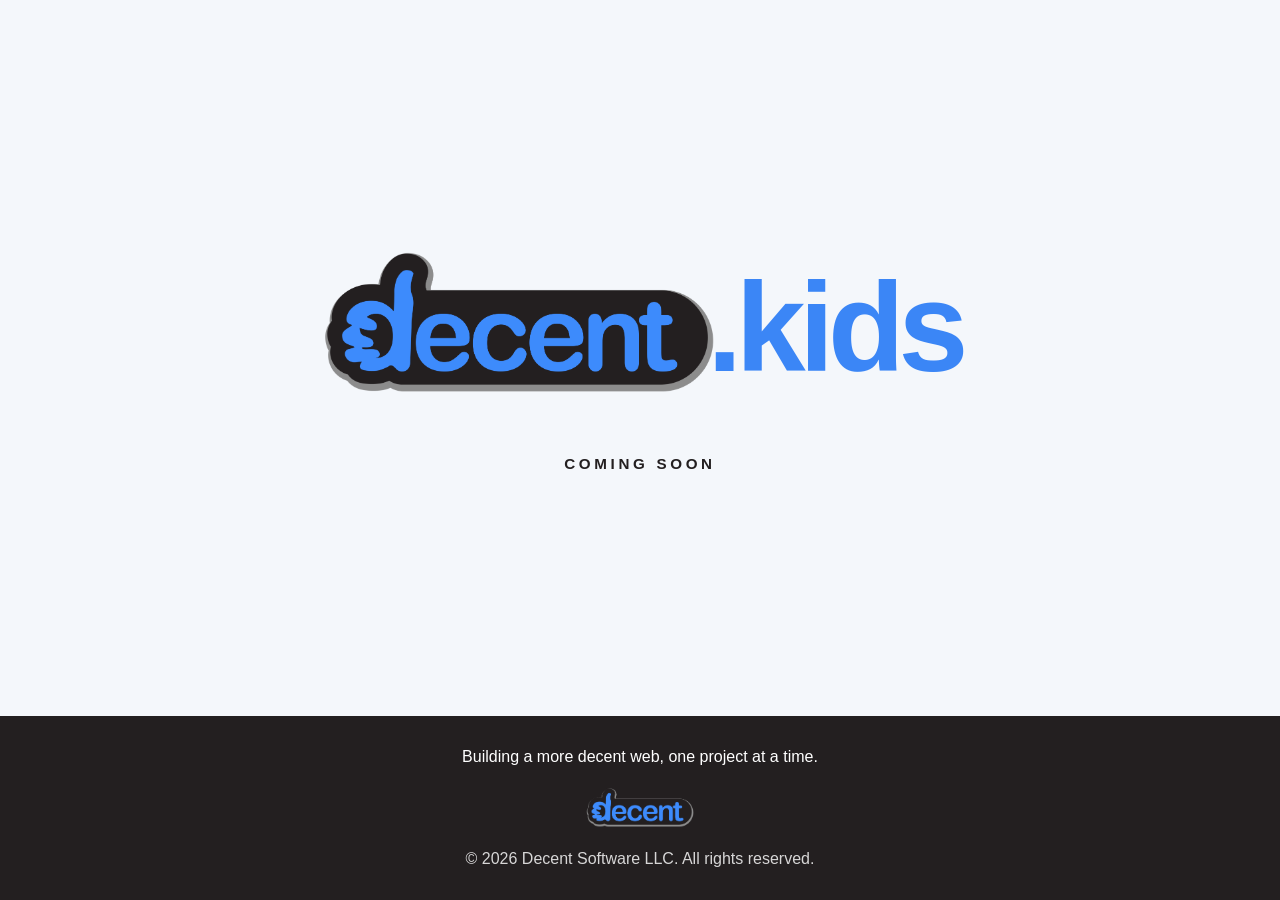
<file: index.html>
<!doctype html>
<html lang="en">
  <head>
    <meta charset="utf-8" />
    <meta name="viewport" content="width=device-width, initial-scale=1" />
    <meta name="description" content="decent.kids is coming soon." />
    <meta name="theme-color" content="#f4f7fb" />
    <title>decent.kids — Coming Soon</title>
    <!-- Google tag (gtag.js) -->
    <script async src="https://www.googletagmanager.com/gtag/js?id=G-NG6X6RPVGX"></script>
    <script>
      window.dataLayer = window.dataLayer || [];
      function gtag(){dataLayer.push(arguments);}
      gtag('js', new Date());

      gtag('config', 'G-NG6X6RPVGX');
    </script>
    <style>
      :root {
        color-scheme: light;
        --primary-color: #3b86f6;
        --text-color: #231f20;
        --background-color: #f4f7fb;
      }

      * {
        box-sizing: border-box;
      }

      html,
      body {
        min-height: 100%;
        margin: 0;
      }

      body {
        display: flex;
        flex-direction: column;
        min-height: 100svh;
        background: var(--background-color);
        color: var(--text-color);
        font-family: -apple-system, BlinkMacSystemFont, "Segoe UI", Roboto,
          "Helvetica Neue", Arial, sans-serif;
      }

      main {
        display: grid;
        flex: 1;
        place-items: center;
        padding: 2rem;
        text-align: center;
      }

      .coming-soon {
        display: flex;
        flex-direction: column;
        align-items: center;
        gap: clamp(1.25rem, 3vw, 2rem);
      }

      .wordmark {
        --logo-height: clamp(5rem, 16vw, 10rem);
        display: flex;
        align-items: baseline;
        justify-content: center;
        margin: 0;
        line-height: 1;
      }

      .wordmark__logo {
        display: block;
        width: auto;
        height: var(--logo-height);
      }

      .wordmark__extension {
        color: var(--primary-color);
        font-family: "Nunito", "Arial Rounded MT Bold", Arial, sans-serif;
        font-size: calc(var(--logo-height) * 0.785);
        font-weight: 800;
        letter-spacing: -0.05em;
        line-height: 1;
        margin-left: -0.1em;
        transform: translateY(calc(var(--logo-height) * -0.204));
      }

      .status {
        margin: 0;
        font-size: clamp(0.75rem, 1.4vw, 0.95rem);
        font-weight: 600;
        letter-spacing: 0.24em;
        text-transform: uppercase;
      }

      .container {
        width: 100%;
        max-width: 1200px;
        margin: 0 auto;
        padding: 0 20px;
      }

      .site-footer {
        margin-top: auto;
        padding: 2rem 0;
        background: var(--text-color);
        color: #ffffff;
      }

      .footer-content {
        text-align: center;
      }

      .footer-text {
        margin: 0 0 1.25rem;
      }

      .footer-decent {
        display: flex;
        flex-direction: column;
        align-items: center;
        gap: 0.85rem;
        margin-bottom: 1.25rem;
      }

      .footer-brand {
        display: inline-flex;
        align-items: center;
        justify-content: center;
      }

      .footer-logo-image {
        display: block;
        width: auto;
        height: 44px;
      }

      .footer-copyright {
        margin: 0;
        opacity: 0.82;
      }
    </style>
  </head>
  <body>
    <main>
      <section class="coming-soon" aria-labelledby="site-title">
        <h1 class="wordmark" id="site-title">
          <img
            class="wordmark__logo"
            src="assets/images/decent.png"
            alt="decent"
            width="4836"
            height="1926"
          /><span class="wordmark__extension">.kids</span>
        </h1>
        <p class="status">Coming Soon</p>
      </section>
    </main>
    <footer class="site-footer">
      <div class="container">
        <div class="footer-content">
          <p class="footer-text">Building a more decent web, one project at a time.</p>
          <div class="footer-decent">
            <a class="footer-brand" href="https://decentsoftware.llc/" aria-label="Decent Software LLC">
              <img src="assets/images/decent.png" alt="decent" class="footer-logo-image" />
            </a>
          </div>
          <p class="footer-copyright">© 2026 Decent Software LLC. All rights reserved.</p>
        </div>
      </div>
    </footer>
  </body>
</html>
</file>
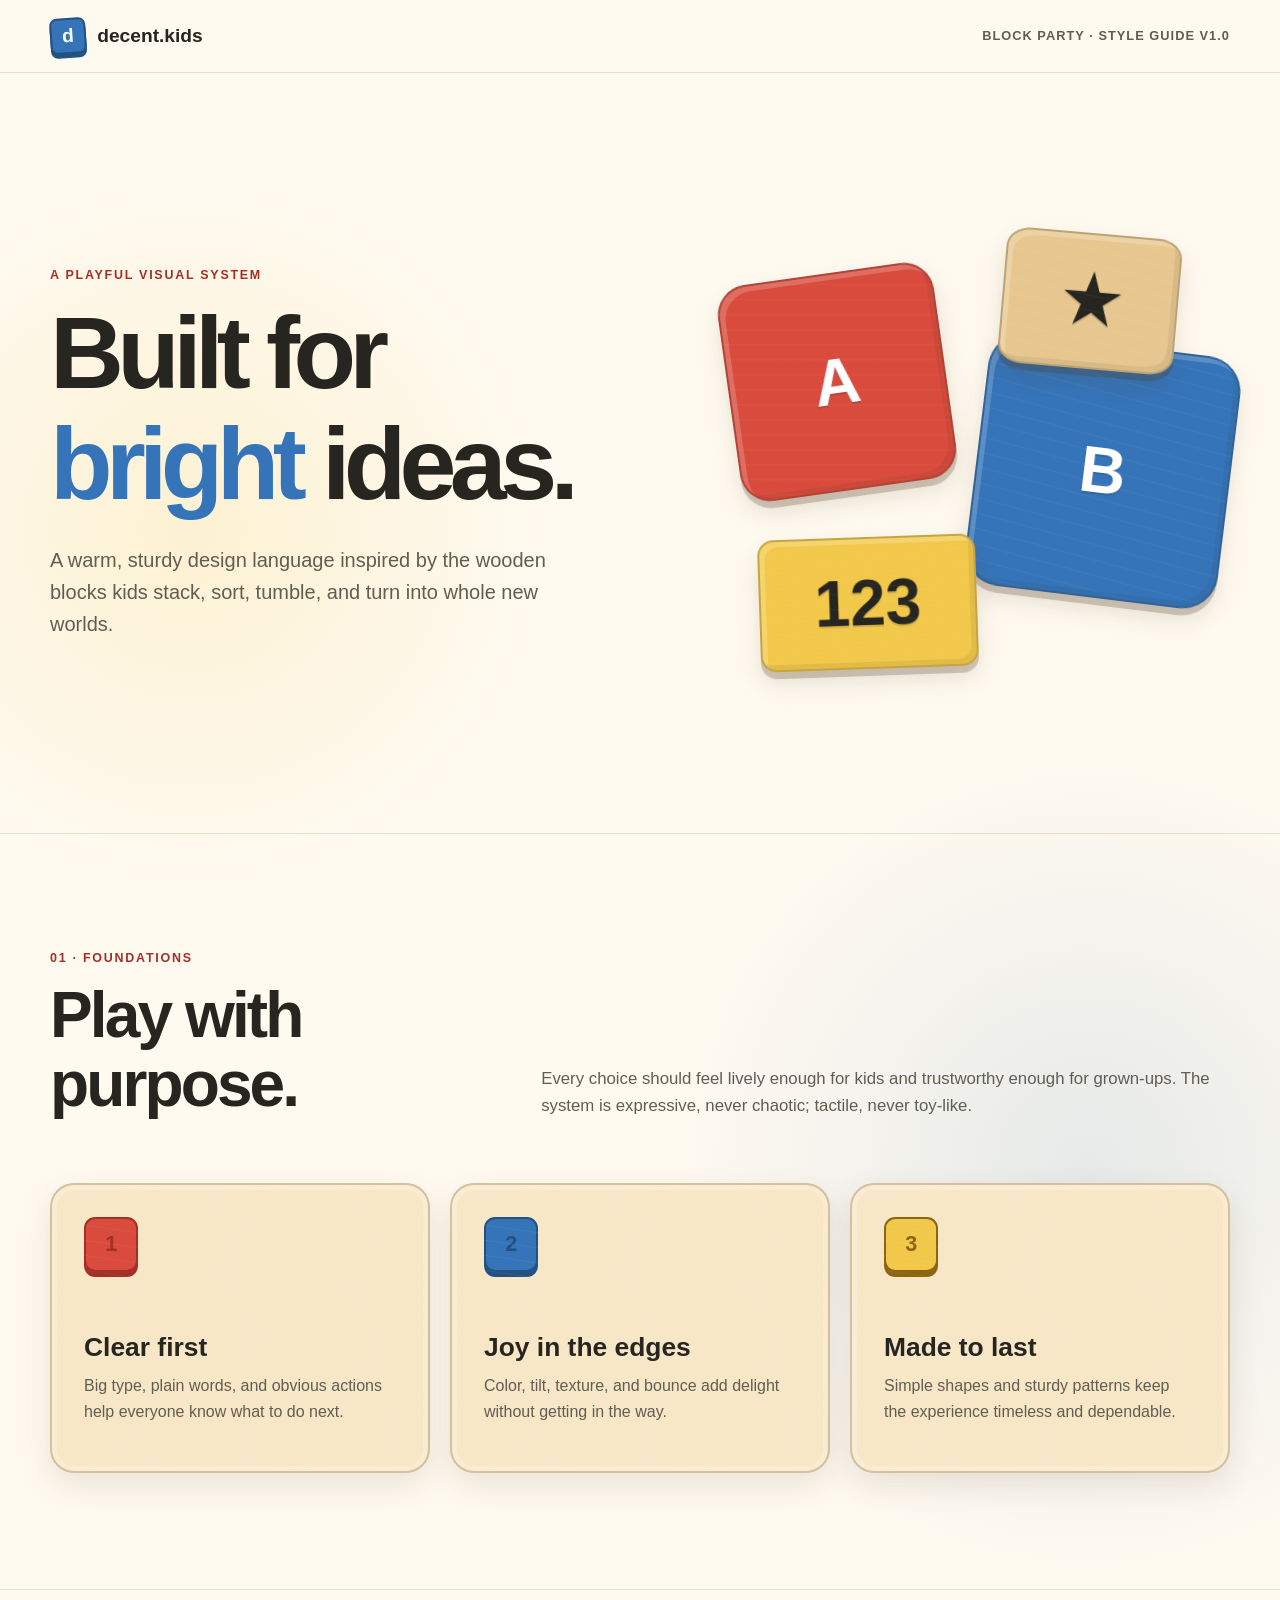
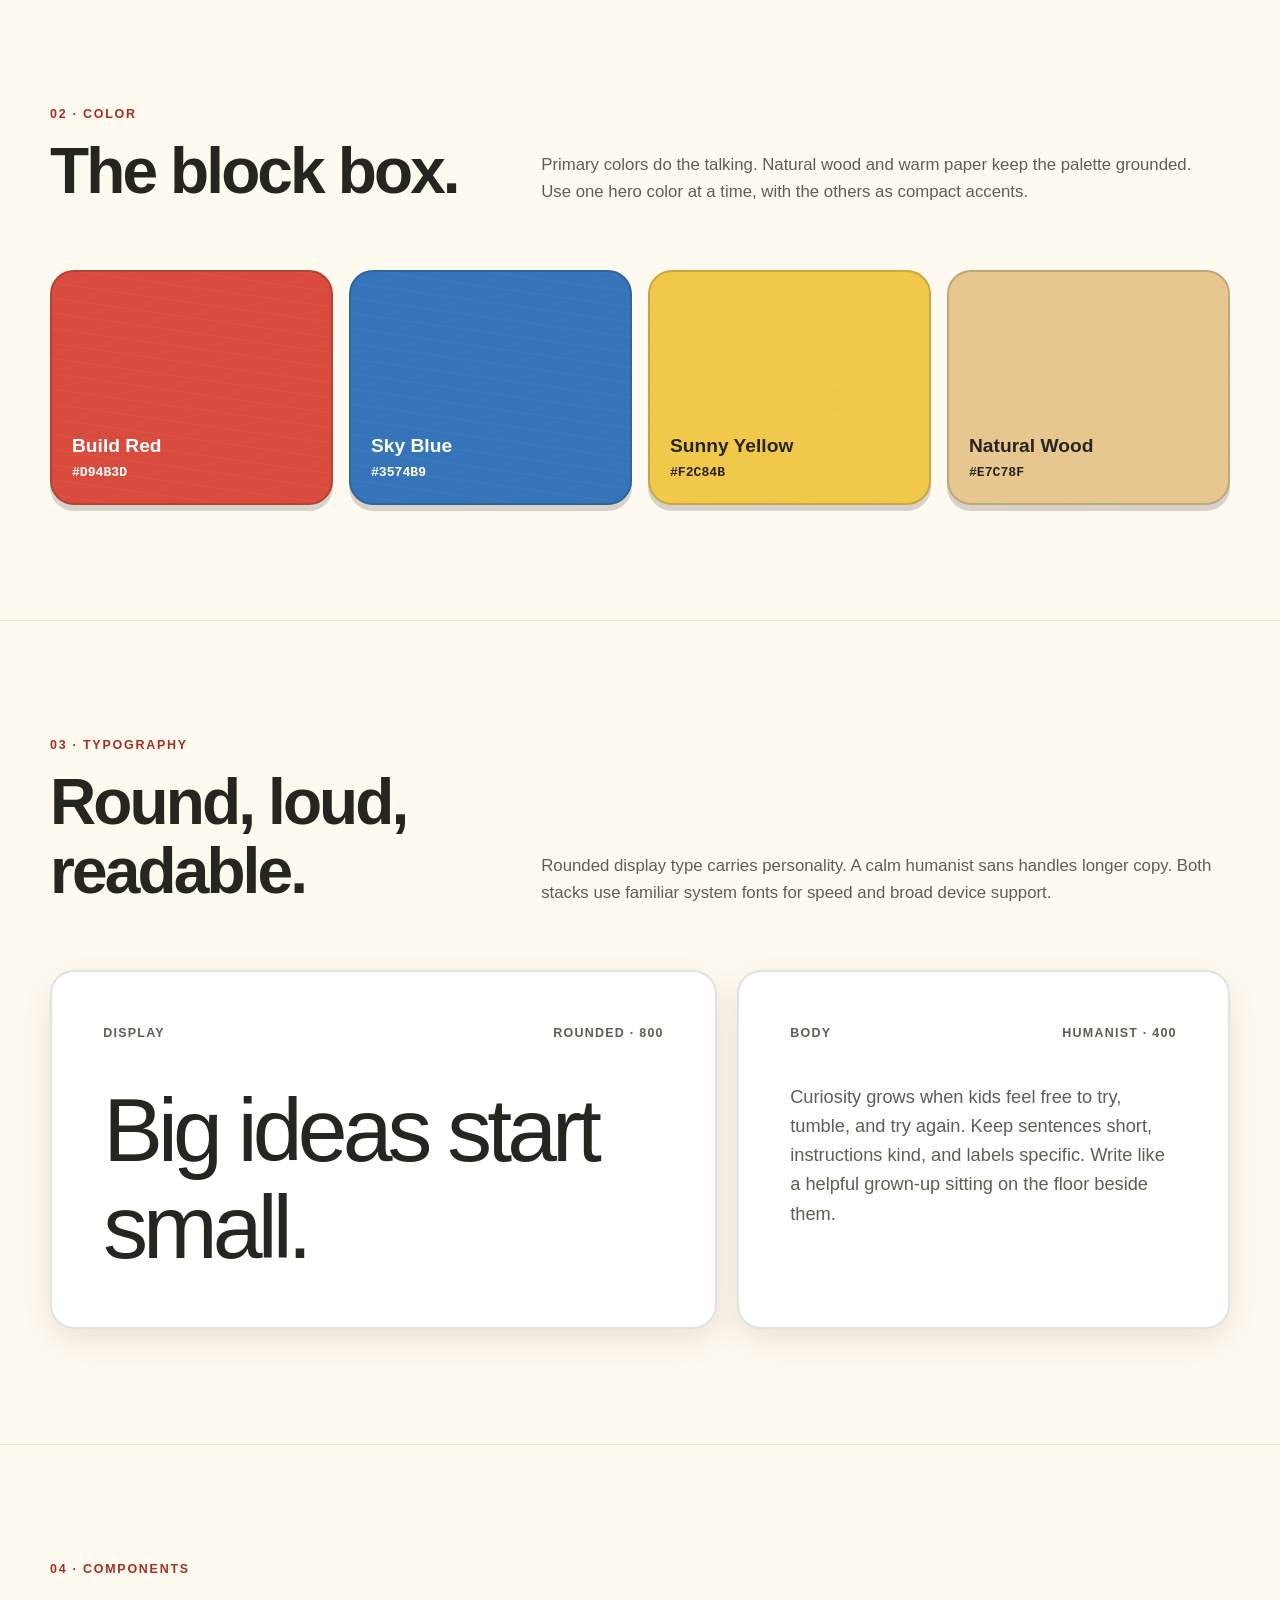
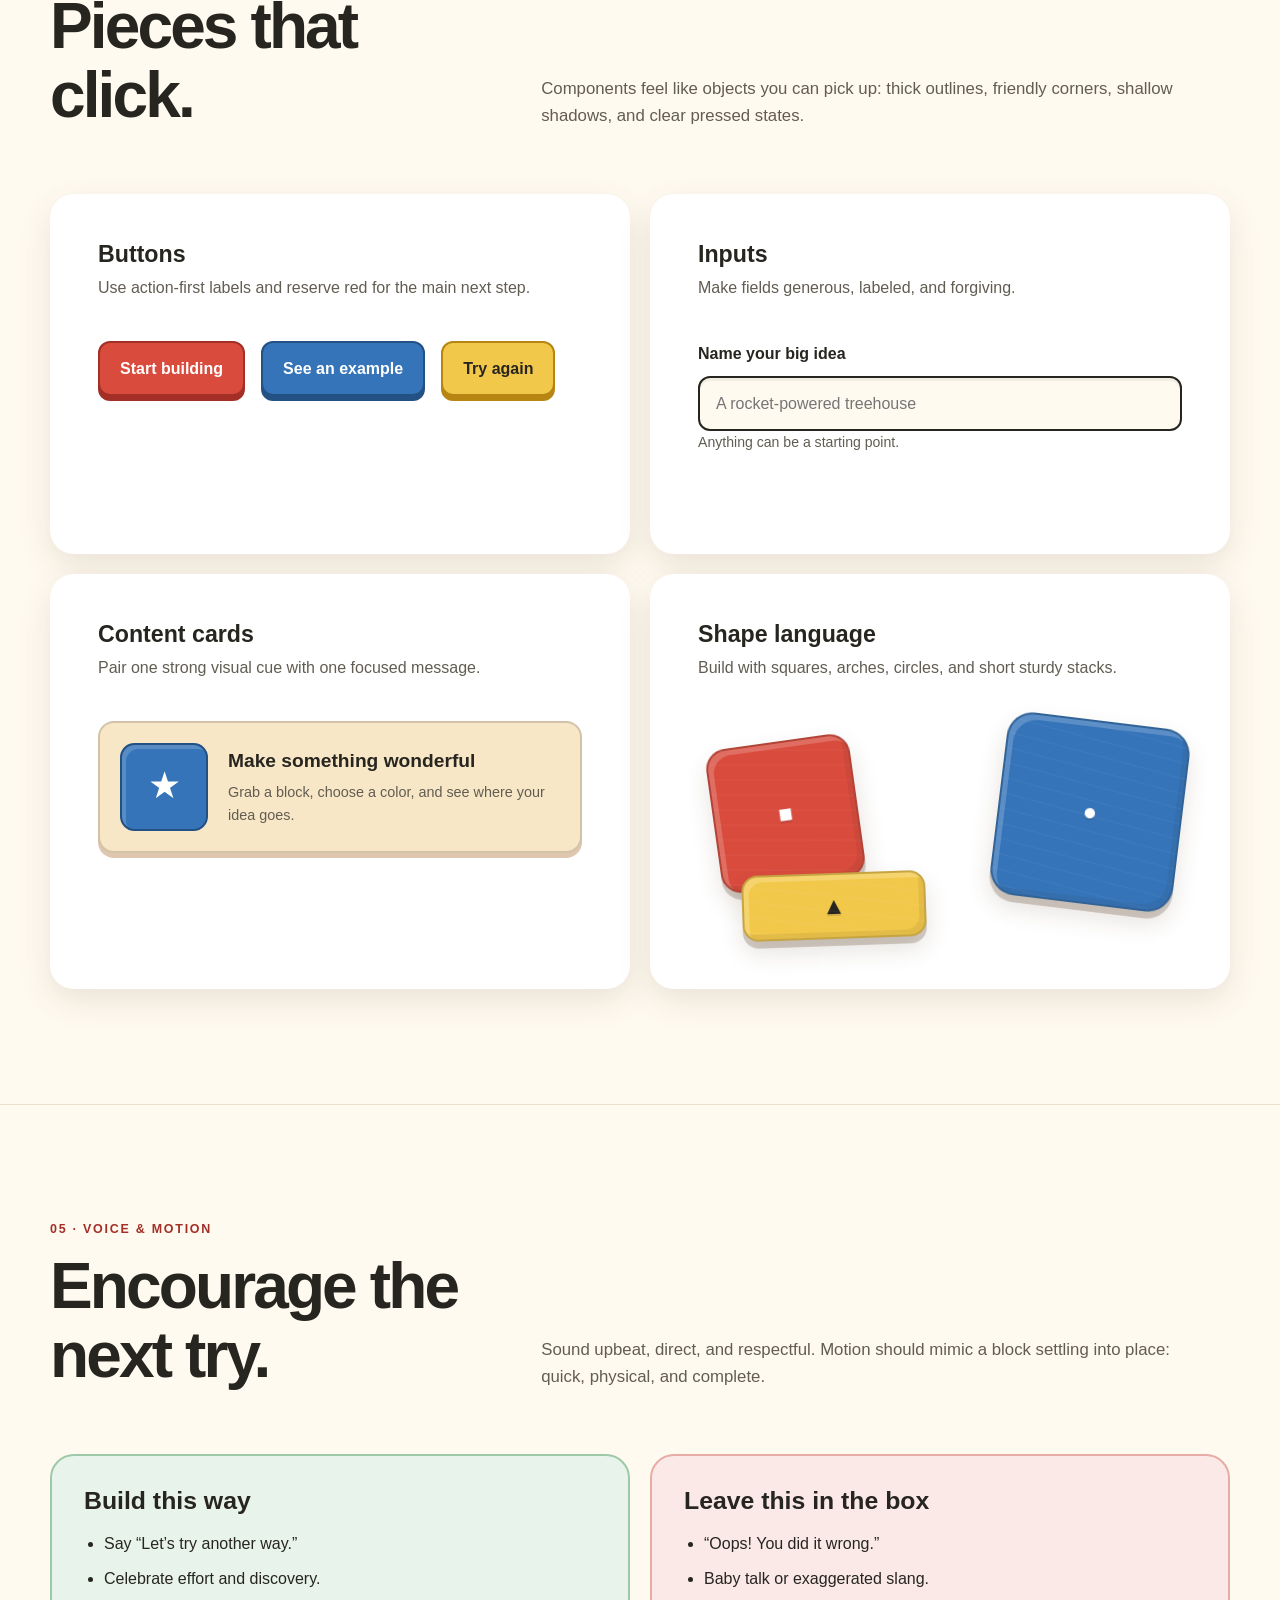
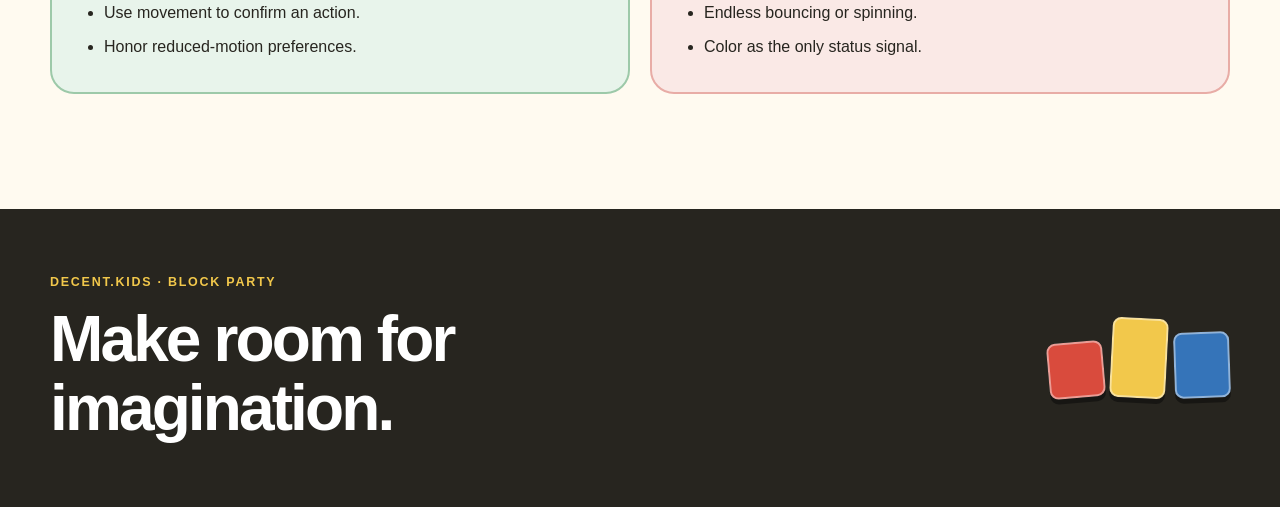
<file: kids-style-guide/index.html>
<!doctype html>
<html lang="en">
  <head>
    <meta charset="utf-8" />
    <meta name="viewport" content="width=device-width, initial-scale=1" />
    <meta
      name="description"
      content="A playful design system for decent.kids, inspired by primary-colored wooden blocks."
    />
    <meta name="theme-color" content="#f7edda" />
    <title>decent.kids — Block Party Style Guide</title>
    <style>
      :root {
        color-scheme: light;
        --ink: #27251f;
        --ink-soft: #625d52;
        --paper: #fffaf0;
        --wood: #e7c78f;
        --wood-light: #f7e7c7;
        --wood-dark: #b6844d;
        --red: #d94b3d;
        --red-dark: #a32f27;
        --blue: #3574b9;
        --blue-dark: #245184;
        --yellow: #f2c84b;
        --yellow-dark: #b78612;
        --green: #4f8f62;
        --white: #ffffff;
        --radius-sm: 0.6rem;
        --radius-md: 1rem;
        --radius-lg: 1.5rem;
        --shadow-block: 0 7px 0 rgb(82 56 31 / 0.24), 0 12px 24px rgb(82 56 31 / 0.14);
        --shadow-soft: 0 12px 32px rgb(82 56 31 / 0.12);
        --font-display: "Arial Rounded MT Bold", "Nunito", "Trebuchet MS", sans-serif;
        --font-body: "Avenir Next", Avenir, "Segoe UI", sans-serif;
      }

      * {
        box-sizing: border-box;
      }

      html {
        scroll-behavior: smooth;
      }

      body {
        min-width: 320px;
        margin: 0;
        background:
          radial-gradient(circle at 15% 10%, rgb(242 200 75 / 0.18), transparent 22rem),
          radial-gradient(circle at 85% 22%, rgb(53 116 185 / 0.12), transparent 26rem),
          var(--paper);
        color: var(--ink);
        font-family: var(--font-body);
        font-size: 1rem;
        line-height: 1.6;
      }

      a {
        color: inherit;
      }

      img {
        max-width: 100%;
      }

      button,
      input {
        font: inherit;
      }

      .skip-link {
        position: fixed;
        top: 0.75rem;
        left: 0.75rem;
        z-index: 100;
        padding: 0.65rem 1rem;
        border-radius: var(--radius-sm);
        background: var(--ink);
        color: var(--white);
        transform: translateY(-180%);
      }

      .skip-link:focus {
        transform: translateY(0);
      }

      .shell {
        width: min(1180px, calc(100% - 2rem));
        margin-inline: auto;
      }

      .site-header {
        position: sticky;
        top: 0;
        z-index: 50;
        border-bottom: 1px solid rgb(182 132 77 / 0.25);
        background: rgb(255 250 240 / 0.9);
        backdrop-filter: blur(14px);
      }

      .header-inner {
        display: flex;
        align-items: center;
        justify-content: space-between;
        min-height: 72px;
        gap: 1rem;
      }

      .brand {
        display: inline-flex;
        align-items: center;
        gap: 0.7rem;
        font-family: var(--font-display);
        font-size: 1.2rem;
        font-weight: 800;
        text-decoration: none;
      }

      .brand-mark {
        display: grid;
        width: 2.25rem;
        height: 2.25rem;
        place-items: center;
        border: 2px solid var(--blue-dark);
        border-radius: 0.45rem;
        background: var(--blue);
        box-shadow: 0 4px 0 var(--blue-dark);
        color: var(--white);
        font-family: var(--font-display);
        line-height: 1;
        transform: rotate(-4deg);
      }

      .eyebrow {
        margin: 0 0 0.75rem;
        color: var(--red-dark);
        font-family: var(--font-display);
        font-size: 0.78rem;
        font-weight: 800;
        letter-spacing: 0.14em;
        text-transform: uppercase;
      }

      .header-note {
        margin: 0;
        color: var(--ink-soft);
        font-size: 0.8rem;
        font-weight: 700;
        letter-spacing: 0.08em;
        text-transform: uppercase;
      }

      .hero {
        display: grid;
        grid-template-columns: 1.05fr 0.95fr;
        align-items: center;
        gap: clamp(2rem, 7vw, 7rem);
        min-height: min(760px, calc(100svh - 72px));
        padding-block: clamp(4rem, 9vw, 8rem);
      }

      h1,
      h2,
      h3,
      .display-type {
        font-family: var(--font-display);
        line-height: 1.08;
      }

      h1 {
        max-width: 12ch;
        margin: 0;
        font-size: clamp(3.4rem, 8vw, 7.4rem);
        letter-spacing: -0.065em;
      }

      h1 span {
        color: var(--blue);
      }

      .hero-copy {
        max-width: 33rem;
      }

      .hero-copy > p:not(.eyebrow) {
        max-width: 33rem;
        margin: 1.5rem 0 0;
        color: var(--ink-soft);
        font-size: clamp(1.05rem, 2vw, 1.25rem);
      }

      .block-scene {
        position: relative;
        min-height: 440px;
        perspective: 900px;
      }

      .block {
        position: absolute;
        display: grid;
        place-items: center;
        border: 2px solid rgb(39 37 31 / 0.22);
        border-radius: 14%;
        box-shadow: var(--shadow-block), inset 5px 5px 0 rgb(255 255 255 / 0.19), inset -5px -5px 0 rgb(39 37 31 / 0.08);
        color: var(--white);
        font-family: var(--font-display);
        font-size: clamp(2rem, 5vw, 4rem);
        font-weight: 900;
        line-height: 1;
        text-shadow: 0 2px 0 rgb(39 37 31 / 0.16);
      }

      .block::after,
      .wood-panel::after,
      .swatch::after {
        position: absolute;
        inset: 0;
        border-radius: inherit;
        background: repeating-linear-gradient(8deg, transparent 0 7px, rgb(255 255 255 / 0.05) 8px, transparent 9px 15px);
        content: "";
        pointer-events: none;
      }

      .block-red {
        top: 9%;
        left: 3%;
        width: 42%;
        aspect-ratio: 1;
        background: var(--red);
        transform: rotate(-8deg);
      }

      .block-blue {
        right: 0;
        bottom: 17%;
        width: 49%;
        aspect-ratio: 1;
        background: var(--blue);
        transform: rotate(7deg);
      }

      .block-yellow {
        bottom: 1%;
        left: 9%;
        width: 42%;
        height: 30%;
        border-radius: 1rem;
        background: var(--yellow);
        color: var(--ink);
        transform: rotate(-2deg);
      }

      .block-wood {
        top: 0;
        right: 10%;
        width: 34%;
        height: 31%;
        background: var(--wood);
        color: var(--ink);
        transform: rotate(5deg);
      }

      .section {
        padding-block: clamp(4.5rem, 9vw, 8rem);
        border-top: 1px solid rgb(182 132 77 / 0.23);
      }

      .section-header {
        display: grid;
        grid-template-columns: minmax(0, 0.8fr) minmax(280px, 1.2fr);
        gap: 2rem;
        align-items: end;
        margin-bottom: clamp(2.5rem, 5vw, 4.5rem);
      }

      h2 {
        margin: 0;
        font-size: clamp(2.4rem, 5vw, 4.7rem);
        letter-spacing: -0.045em;
      }

      .section-header > p {
        max-width: 42rem;
        margin: 0;
        color: var(--ink-soft);
        font-size: 1.05rem;
      }

      .principles {
        display: grid;
        grid-template-columns: repeat(3, 1fr);
        gap: 1.25rem;
      }

      .wood-panel {
        position: relative;
        overflow: hidden;
        min-height: 290px;
        padding: 2rem;
        border: 2px solid rgb(116 75 38 / 0.25);
        border-radius: var(--radius-lg);
        background: var(--wood-light);
        box-shadow: var(--shadow-soft), inset 0 0 0 5px rgb(255 255 255 / 0.22);
      }

      .number-block {
        display: grid;
        width: 3.4rem;
        height: 3.4rem;
        margin-bottom: 3.8rem;
        place-items: center;
        border: 2px solid currentColor;
        border-radius: 0.7rem;
        font-family: var(--font-display);
        font-size: 1.35rem;
        font-weight: 900;
        box-shadow: 0 5px 0 currentColor;
      }

      .wood-panel:nth-child(1) .number-block { color: var(--red-dark); background: var(--red); }
      .wood-panel:nth-child(2) .number-block { color: var(--blue-dark); background: var(--blue); }
      .wood-panel:nth-child(3) .number-block { color: #8c6512; background: var(--yellow); }

      .wood-panel h3 {
        position: relative;
        z-index: 1;
        margin: 0 0 0.75rem;
        font-size: 1.65rem;
      }

      .wood-panel p {
        position: relative;
        z-index: 1;
        margin: 0;
        color: var(--ink-soft);
      }

      .swatch-grid {
        display: grid;
        grid-template-columns: repeat(4, 1fr);
        gap: 1rem;
      }

      .swatch {
        position: relative;
        display: flex;
        min-height: 235px;
        flex-direction: column;
        justify-content: flex-end;
        overflow: hidden;
        padding: 1.25rem;
        border: 2px solid rgb(39 37 31 / 0.2);
        border-radius: var(--radius-lg);
        box-shadow: 0 6px 0 rgb(39 37 31 / 0.18);
      }

      .swatch strong,
      .swatch code {
        position: relative;
        z-index: 1;
      }

      .swatch strong {
        font-family: var(--font-display);
        font-size: 1.2rem;
      }

      .swatch code {
        font-size: 0.82rem;
        font-weight: 700;
      }

      .swatch-red { background: var(--red); color: var(--white); }
      .swatch-blue { background: var(--blue); color: var(--white); }
      .swatch-yellow { background: var(--yellow); }
      .swatch-wood { background: var(--wood); }

      .type-stage {
        display: grid;
        grid-template-columns: 1.15fr 0.85fr;
        gap: 1.25rem;
      }

      .type-card {
        padding: clamp(1.6rem, 4vw, 3.2rem);
        border: 2px solid rgb(39 37 31 / 0.13);
        border-radius: var(--radius-lg);
        background: var(--white);
        box-shadow: var(--shadow-soft);
      }

      .type-label {
        display: flex;
        justify-content: space-between;
        gap: 1rem;
        margin-bottom: 2.4rem;
        color: var(--ink-soft);
        font-size: 0.78rem;
        font-weight: 800;
        letter-spacing: 0.1em;
        text-transform: uppercase;
      }

      .display-type {
        margin: 0;
        font-size: clamp(3rem, 7vw, 6.4rem);
        letter-spacing: -0.055em;
      }

      .body-type {
        max-width: 38rem;
        margin: 0;
        color: var(--ink-soft);
        font-size: 1.14rem;
      }

      .component-stage {
        display: grid;
        grid-template-columns: 1fr 1fr;
        gap: 1.25rem;
      }

      .demo-card {
        min-height: 360px;
        padding: clamp(1.5rem, 4vw, 3rem);
        border-radius: var(--radius-lg);
        background: var(--white);
        box-shadow: var(--shadow-soft);
      }

      .demo-card h3 {
        margin: 0 0 0.5rem;
        font-size: 1.45rem;
      }

      .demo-card > p {
        margin: 0 0 2.5rem;
        color: var(--ink-soft);
      }

      .button-row {
        display: flex;
        flex-wrap: wrap;
        gap: 1rem;
        align-items: center;
      }

      .button {
        --button-edge: var(--ink);
        display: inline-flex;
        min-height: 3.35rem;
        align-items: center;
        justify-content: center;
        padding: 0.8rem 1.25rem;
        border: 2px solid var(--button-edge);
        border-radius: 0.75rem;
        box-shadow: 0 5px 0 var(--button-edge);
        font-family: var(--font-display);
        font-weight: 900;
        text-decoration: none;
        transition: transform 140ms ease, box-shadow 140ms ease;
      }

      .button:hover {
        transform: translateY(-2px);
        box-shadow: 0 7px 0 var(--button-edge);
      }

      .button:active {
        transform: translateY(4px);
        box-shadow: 0 1px 0 var(--button-edge);
      }

      .button:focus-visible {
        outline: 4px solid var(--button-edge);
        outline-offset: 4px;
      }

      .field:focus-visible,
      a:not(.button):focus-visible {
        outline: 4px solid var(--yellow);
        outline-offset: 4px;
      }

      .button-primary { --button-edge: var(--red-dark); background: var(--red); color: var(--white); }
      .button-secondary { --button-edge: var(--blue-dark); background: var(--blue); color: var(--white); }
      .button-sun { --button-edge: var(--yellow-dark); background: var(--yellow); color: var(--ink); }

      .field-label {
        display: block;
        margin-bottom: 0.6rem;
        font-family: var(--font-display);
        font-weight: 900;
      }

      .field {
        width: 100%;
        min-height: 3.45rem;
        padding: 0.75rem 1rem;
        border: 2px solid var(--ink);
        border-radius: 0.75rem;
        background: var(--paper);
        box-shadow: inset 0 3px 0 rgb(39 37 31 / 0.06);
        color: var(--ink);
      }

      .helper {
        margin: 0.6rem 0 0;
        color: var(--ink-soft);
        font-size: 0.88rem;
      }

      .card-sample {
        display: grid;
        grid-template-columns: 5.5rem 1fr;
        gap: 1.25rem;
        align-items: center;
        padding: 1.25rem;
        border: 2px solid rgb(39 37 31 / 0.18);
        border-radius: var(--radius-md);
        background: var(--wood-light);
        box-shadow: 0 5px 0 rgb(182 132 77 / 0.45);
      }

      .card-icon {
        display: grid;
        aspect-ratio: 1;
        place-items: center;
        border: 2px solid var(--blue-dark);
        border-radius: 0.9rem;
        background: var(--blue);
        color: white;
        font-family: var(--font-display);
        font-size: 2.3rem;
        box-shadow: inset 4px 4px 0 rgb(255 255 255 / 0.17);
      }

      .card-sample h4 {
        margin: 0 0 0.25rem;
        font-family: var(--font-display);
        font-size: 1.2rem;
      }

      .card-sample p {
        margin: 0;
        color: var(--ink-soft);
        font-size: 0.9rem;
      }

      .rules {
        display: grid;
        grid-template-columns: repeat(2, 1fr);
        gap: 1.25rem;
      }

      .rule-card {
        padding: 2rem;
        border-radius: var(--radius-lg);
      }

      .rule-card h3 {
        margin: 0 0 1rem;
        font-size: 1.55rem;
      }

      .rule-card ul {
        margin: 0;
        padding-left: 1.25rem;
      }

      .rule-card li + li {
        margin-top: 0.55rem;
      }

      .do {
        border: 2px solid #9dc9a9;
        background: #e8f4eb;
      }

      .avoid {
        border: 2px solid #e8aca6;
        background: #fae9e6;
      }

      .footer {
        overflow: hidden;
        padding-block: 4rem;
        background: var(--ink);
        color: var(--white);
      }

      .footer-inner {
        display: flex;
        align-items: center;
        justify-content: space-between;
        gap: 2rem;
      }

      .footer h2 {
        max-width: 14ch;
        font-size: clamp(2rem, 5vw, 4rem);
      }

      .mini-stack {
        display: flex;
        align-items: end;
        gap: 0.45rem;
      }

      .mini-block {
        display: block;
        width: 3.5rem;
        border: 2px solid rgb(255 255 255 / 0.45);
        border-radius: 0.55rem;
        box-shadow: 0 5px 0 rgb(0 0 0 / 0.4);
      }

      .mini-block:nth-child(1) { height: 3.5rem; background: var(--red); transform: rotate(-5deg); }
      .mini-block:nth-child(2) { height: 5rem; background: var(--yellow); transform: rotate(3deg); }
      .mini-block:nth-child(3) { height: 4.15rem; background: var(--blue); transform: rotate(-2deg); }

      @media (prefers-reduced-motion: no-preference) {
        .block {
          animation: settle 700ms cubic-bezier(0.2, 0.8, 0.2, 1) both;
        }

        .block-blue { animation-delay: 100ms; }
        .block-yellow { animation-delay: 180ms; }
        .block-wood { animation-delay: 260ms; }

        @keyframes settle {
          from { opacity: 0; translate: 0 -24px; }
          to { opacity: 1; translate: 0 0; }
        }
      }

      @media (max-width: 820px) {
        .hero,
        .section-header,
        .type-stage,
        .component-stage {
          grid-template-columns: 1fr;
        }

        .hero {
          min-height: auto;
        }

        .block-scene {
          min-height: 380px;
        }

        .principles {
          grid-template-columns: 1fr;
        }

        .wood-panel {
          min-height: 230px;
        }

        .number-block {
          margin-bottom: 2rem;
        }

        .swatch-grid {
          grid-template-columns: repeat(2, 1fr);
        }
      }

      @media (max-width: 540px) {
        .header-note {
          display: none;
        }

        .shell {
          width: min(100% - 1.25rem, 1180px);
        }

        .block-scene {
          min-height: 320px;
        }

        .swatch-grid,
        .rules {
          grid-template-columns: 1fr;
        }

        .swatch {
          min-height: 170px;
        }

        .card-sample {
          grid-template-columns: 1fr;
        }

        .card-icon {
          width: 5rem;
        }

        .footer-inner {
          align-items: flex-start;
          flex-direction: column;
        }
      }
    </style>
  </head>
  <body>
    <a class="skip-link" href="#main">Skip to the style guide</a>

    <header class="site-header">
      <div class="shell header-inner">
        <a class="brand" href="../" aria-label="Back to decent.kids">
          <span class="brand-mark" aria-hidden="true">d</span>
          <span>decent.kids</span>
        </a>
        <p class="header-note">Block Party · Style Guide v1.0</p>
      </div>
    </header>

    <main id="main">
      <section class="shell hero" aria-labelledby="hero-title">
        <div class="hero-copy">
          <p class="eyebrow">A playful visual system</p>
          <h1 id="hero-title">Built for <span>bright</span> ideas.</h1>
          <p>
            A warm, sturdy design language inspired by the wooden blocks kids stack,
            sort, tumble, and turn into whole new worlds.
          </p>
        </div>
        <div class="block-scene" aria-label="A stack of red, blue, yellow, and natural wood blocks">
          <div class="block block-red" aria-hidden="true">A</div>
          <div class="block block-blue" aria-hidden="true">B</div>
          <div class="block block-yellow" aria-hidden="true">123</div>
          <div class="block block-wood" aria-hidden="true">★</div>
        </div>
      </section>

      <section class="section" aria-labelledby="principles-title">
        <div class="shell">
          <div class="section-header">
            <div>
              <p class="eyebrow">01 · Foundations</p>
              <h2 id="principles-title">Play with purpose.</h2>
            </div>
            <p>
              Every choice should feel lively enough for kids and trustworthy enough for
              grown-ups. The system is expressive, never chaotic; tactile, never toy-like.
            </p>
          </div>
          <div class="principles">
            <article class="wood-panel">
              <span class="number-block" aria-hidden="true">1</span>
              <h3>Clear first</h3>
              <p>Big type, plain words, and obvious actions help everyone know what to do next.</p>
            </article>
            <article class="wood-panel">
              <span class="number-block" aria-hidden="true">2</span>
              <h3>Joy in the edges</h3>
              <p>Color, tilt, texture, and bounce add delight without getting in the way.</p>
            </article>
            <article class="wood-panel">
              <span class="number-block" aria-hidden="true">3</span>
              <h3>Made to last</h3>
              <p>Simple shapes and sturdy patterns keep the experience timeless and dependable.</p>
            </article>
          </div>
        </div>
      </section>

      <section class="section" aria-labelledby="color-title">
        <div class="shell">
          <div class="section-header">
            <div>
              <p class="eyebrow">02 · Color</p>
              <h2 id="color-title">The block box.</h2>
            </div>
            <p>
              Primary colors do the talking. Natural wood and warm paper keep the palette grounded.
              Use one hero color at a time, with the others as compact accents.
            </p>
          </div>
          <div class="swatch-grid" aria-label="Core color palette">
            <div class="swatch swatch-red"><strong>Build Red</strong><code>#D94B3D</code></div>
            <div class="swatch swatch-blue"><strong>Sky Blue</strong><code>#3574B9</code></div>
            <div class="swatch swatch-yellow"><strong>Sunny Yellow</strong><code>#F2C84B</code></div>
            <div class="swatch swatch-wood"><strong>Natural Wood</strong><code>#E7C78F</code></div>
          </div>
        </div>
      </section>

      <section class="section" aria-labelledby="type-title">
        <div class="shell">
          <div class="section-header">
            <div>
              <p class="eyebrow">03 · Typography</p>
              <h2 id="type-title">Round, loud, readable.</h2>
            </div>
            <p>
              Rounded display type carries personality. A calm humanist sans handles longer copy.
              Both stacks use familiar system fonts for speed and broad device support.
            </p>
          </div>
          <div class="type-stage">
            <article class="type-card">
              <div class="type-label"><span>Display</span><span>Rounded · 800</span></div>
              <p class="display-type">Big ideas start small.</p>
            </article>
            <article class="type-card">
              <div class="type-label"><span>Body</span><span>Humanist · 400</span></div>
              <p class="body-type">
                Curiosity grows when kids feel free to try, tumble, and try again. Keep sentences
                short, instructions kind, and labels specific. Write like a helpful grown-up sitting
                on the floor beside them.
              </p>
            </article>
          </div>
        </div>
      </section>

      <section class="section" aria-labelledby="components-title">
        <div class="shell">
          <div class="section-header">
            <div>
              <p class="eyebrow">04 · Components</p>
              <h2 id="components-title">Pieces that click.</h2>
            </div>
            <p>
              Components feel like objects you can pick up: thick outlines, friendly corners,
              shallow shadows, and clear pressed states.
            </p>
          </div>
          <div class="component-stage">
            <article class="demo-card">
              <h3>Buttons</h3>
              <p>Use action-first labels and reserve red for the main next step.</p>
              <div class="button-row">
                <a class="button button-primary" href="#components-title">Start building</a>
                <a class="button button-secondary" href="#components-title">See an example</a>
                <a class="button button-sun" href="#components-title">Try again</a>
              </div>
            </article>
            <article class="demo-card">
              <h3>Inputs</h3>
              <p>Make fields generous, labeled, and forgiving.</p>
              <label class="field-label" for="idea">Name your big idea</label>
              <input class="field" id="idea" name="idea" placeholder="A rocket-powered treehouse" />
              <p class="helper">Anything can be a starting point.</p>
            </article>
            <article class="demo-card">
              <h3>Content cards</h3>
              <p>Pair one strong visual cue with one focused message.</p>
              <div class="card-sample">
                <div class="card-icon" aria-hidden="true">★</div>
                <div>
                  <h4>Make something wonderful</h4>
                  <p>Grab a block, choose a color, and see where your idea goes.</p>
                </div>
              </div>
            </article>
            <article class="demo-card">
              <h3>Shape language</h3>
              <p>Build with squares, arches, circles, and short sturdy stacks.</p>
              <div class="block-scene" style="min-height: 220px" aria-hidden="true">
                <div class="block block-red" style="width: 30%; font-size: 1.5rem">■</div>
                <div class="block block-blue" style="width: 38%; font-size: 1.5rem">●</div>
                <div class="block block-yellow" style="width: 38%; font-size: 1.5rem">▲</div>
              </div>
            </article>
          </div>
        </div>
      </section>

      <section class="section" aria-labelledby="voice-title">
        <div class="shell">
          <div class="section-header">
            <div>
              <p class="eyebrow">05 · Voice &amp; motion</p>
              <h2 id="voice-title">Encourage the next try.</h2>
            </div>
            <p>
              Sound upbeat, direct, and respectful. Motion should mimic a block settling into place:
              quick, physical, and complete.
            </p>
          </div>
          <div class="rules">
            <article class="rule-card do">
              <h3>Build this way</h3>
              <ul>
                <li>Say “Let’s try another way.”</li>
                <li>Celebrate effort and discovery.</li>
                <li>Use movement to confirm an action.</li>
                <li>Honor reduced-motion preferences.</li>
              </ul>
            </article>
            <article class="rule-card avoid">
              <h3>Leave this in the box</h3>
              <ul>
                <li>“Oops! You did it wrong.”</li>
                <li>Baby talk or exaggerated slang.</li>
                <li>Endless bouncing or spinning.</li>
                <li>Color as the only status signal.</li>
              </ul>
            </article>
          </div>
        </div>
      </section>
    </main>

    <footer class="footer">
      <div class="shell footer-inner">
        <div>
          <p class="eyebrow" style="color: var(--yellow)">decent.kids · Block Party</p>
          <h2>Make room for imagination.</h2>
        </div>
        <div class="mini-stack" aria-hidden="true">
          <span class="mini-block"></span>
          <span class="mini-block"></span>
          <span class="mini-block"></span>
        </div>
      </div>
    </footer>
  </body>
</html>
</file>
